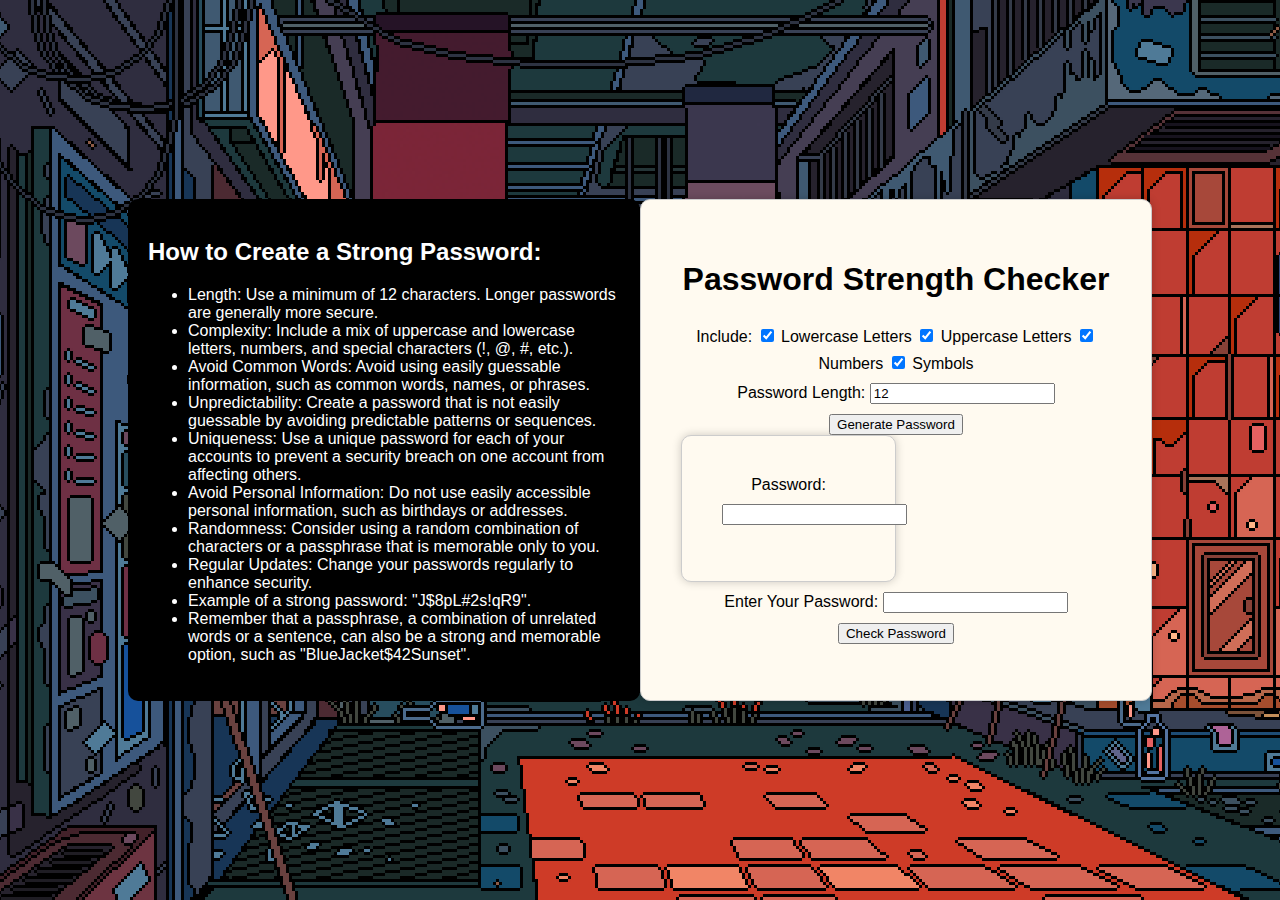
<file: index.html>
<!DOCTYPE html>
<html lang="en">
<head>
    <meta charset="UTF-8">
    <meta name="viewport" content="width=device-width, initial-scale=1.0">
    <title>Password Strength Checker</title>
    <style>
        body {
            font-family: Arial, sans-serif;
            text-align: center;
            display: flex;
            align-items: center;
            justify-content: center;
            height: 100vh;
            margin: 0; /* Remove default margin to make it full-width */
            background-image: url("download.gif"); /* Add the path to your background image */
            background-size: cover; /* Cover the entire viewport */
            background-position: center; /* Center the background image */
        }

        .container {
            display: flex;
            width: 80%;
            margin: center;
        }

        .instructions {
            text-align: left;
            padding: 20px;
            background-color: black; /* Set the background color to black */
            border-radius: 10px;
            width: 50%; /* Adjust the width as needed */
            color: white; /* Set text color to white */
            box-sizing: border-box; /* Include padding in the width */
        }

        #password-container {
            text-align: center;
            padding: 40px; /* Increase padding to make the container larger */
            border: 1px solid #ccc;
            border-radius: 10px;
            box-shadow: 0 0 10px rgba(0, 0, 0, 0.2);
            width: 50%; /* Adjust the width as needed */
            box-sizing: border-box; /* Include padding in the width */
            background-color :floralwhite;
        }

        #password-container input,
        #password-container button {
            margin-top: 10px;
        }
    </style>
</head>
<body>
    <div class="container">
        <div class="instructions">
            <h2>How to Create a Strong Password:</h2>
            <ul>
                        <li>Length: Use a minimum of 12 characters. Longer passwords are generally more secure.</li>
                        <li>Complexity: Include a mix of uppercase and lowercase letters, numbers, and special characters (!, @, #, etc.).</li>
                        <li>Avoid Common Words: Avoid using easily guessable information, such as common words, names, or phrases.</li>
                        <li>Unpredictability: Create a password that is not easily guessable by avoiding predictable patterns or sequences.</li>
                        <li>Uniqueness: Use a unique password for each of your accounts to prevent a security breach on one account from affecting others.</li>
                        <li>Avoid Personal Information: Do not use easily accessible personal information, such as birthdays or addresses.</li>
                        <li>Randomness: Consider using a random combination of characters or a passphrase that is memorable only to you.</li>
                        <li>Regular Updates: Change your passwords regularly to enhance security.</li>
                        <li>Example of a strong password: "J$8pL#2s!qR9".</li> 
                        <li>Remember that a passphrase, a combination of unrelated words or a sentence, can also be a strong and memorable option, such as "BlueJacket$42Sunset".</li>
            </ul>
        </div>

        <div id="password-container">
            <h1>Password Strength Checker</h1>
            <label>
                Include:
                <input type="checkbox" id="include-lowercase" checked> Lowercase Letters
                <input type="checkbox" id="include-uppercase" checked> Uppercase Letters
                <input type="checkbox" id="include-numbers" checked> Numbers
                <input type="checkbox" id="include-symbols" checked> Symbols
            </label>
            <br>
            <label>Password Length: <input type="number" id="password-length" min="1" value="12"></label>
            <button id="generate-btn">Generate Password</button>
            <div id="password-container">
                <label>Password:</label>
                <input type="text" id="password" readonly>
                <p id="password-strength"></p>
                <p id="password-status"></p>
            </div>
            <div>
                <label>Enter Your Password: <input type="password" id="user-password"></label>
                <button id="check-btn">Check Password</button>
                <p id="user-strength"></p>
                <p id="user-status"></p>
            </div>
        </div>
    </div>

    <script>
        // Function to generate a random password
        function generatePassword() {
            const lowercaseChars = "abcdefghijklmnopqrstuvwxyz";
            const uppercaseChars = "ABCDEFGHIJKLMNOPQRSTUVWXYZ";
            const numberChars = "0123456789";
            const symbolChars = "!@#$%^&*()_+";
            const includeLowercase = document.getElementById("include-lowercase").checked;
            const includeUppercase = document.getElementById("include-uppercase").checked;
            const includeNumbers = document.getElementById("include-numbers").checked;
            const includeSymbols = document.getElementById("include-symbols").checked;

            let charset = "";

            if (includeLowercase) {
                charset += lowercaseChars;
            }
            if (includeUppercase) {
                charset += uppercaseChars;
            }
            if (includeNumbers) {
                charset += numberChars;
            }
            if (includeSymbols) {
                charset += symbolChars;
            }

            const passwordLength = parseInt(document.getElementById("password-length").value);
            if (isNaN(passwordLength) || passwordLength <= 0) {
                alert("Please enter a valid positive integer for the password length.");
                return "";
            }

            let password = "";

            for (let i = 0; i < passwordLength; i++) {
                const randomIndex = Math.floor(Math.random() * charset.length);
                password += charset.charAt(randomIndex);
            }

            return password;
        }

        // Function to check password strength
        function checkPasswordStrength(password) {
            const regex = /^(?=.*[a-z])(?=.*[A-Z])(?=.*\d)(?=.*[@#$%^&*()_+])[A-Za-z\d@#$%^&*()_+]{8,}$/;
            if (regex.test(password)) {
                return "Strong";
            } else if (password.length >= 8) {
                return "Intermediate";
            } else {
                return "Weak";
            }
        }

        // Function to check if a password has been compromised in data breaches
        async function checkPasswordLeaks(password) {
            // (Existing checkPasswordLeaks function)

            return 0;
        }

        // (Existing sha1 function)

        const generateBtn = document.getElementById("generate-btn");
        const passwordInput = document.getElementById("password");
        const passwordStrengthLabel = document.getElementById("password-strength");
        const passwordStatusLabel = document.getElementById("password-status");
        const userPasswordInput = document.getElementById("user-password");
        const checkBtn = document.getElementById("check-btn");
        const userStrengthLabel = document.getElementById("user-strength");
        const userStatusLabel = document.getElementById("user-status");

        generateBtn.addEventListener("click", async function () {
            const newPassword = generatePassword();
            if (newPassword !== "") {
                const strength = checkPasswordStrength(newPassword);
                passwordInput.value = newPassword;
                passwordStrengthLabel.textContent = `Password Strength: ${strength}`;

                const leakCount = await checkPasswordLeaks(newPassword);
                if (leakCount > 0) {
                    passwordStatusLabel.textContent = `This password has been leaked ${leakCount} times!`;
                } else {
                    passwordStatusLabel.textContent = "This password has not been leaked.";
                }
            }
        });

        checkBtn.addEventListener("click", async function () {
            const userPassword = userPasswordInput.value;
            const strength = checkPasswordStrength(userPassword);
            userStrengthLabel.textContent = `Password Strength: ${strength}`;

            const leakCount = await checkPasswordLeaks(userPassword);
            if (leakCount > 0) {
                userStatusLabel.textContent = `This password has been leaked ${leakCount} times!`;
            } else {
                userStatusLabel.textContent = "This password has not been leaked.";
            }
        });
    </script>
</body>
</html>
</file>
